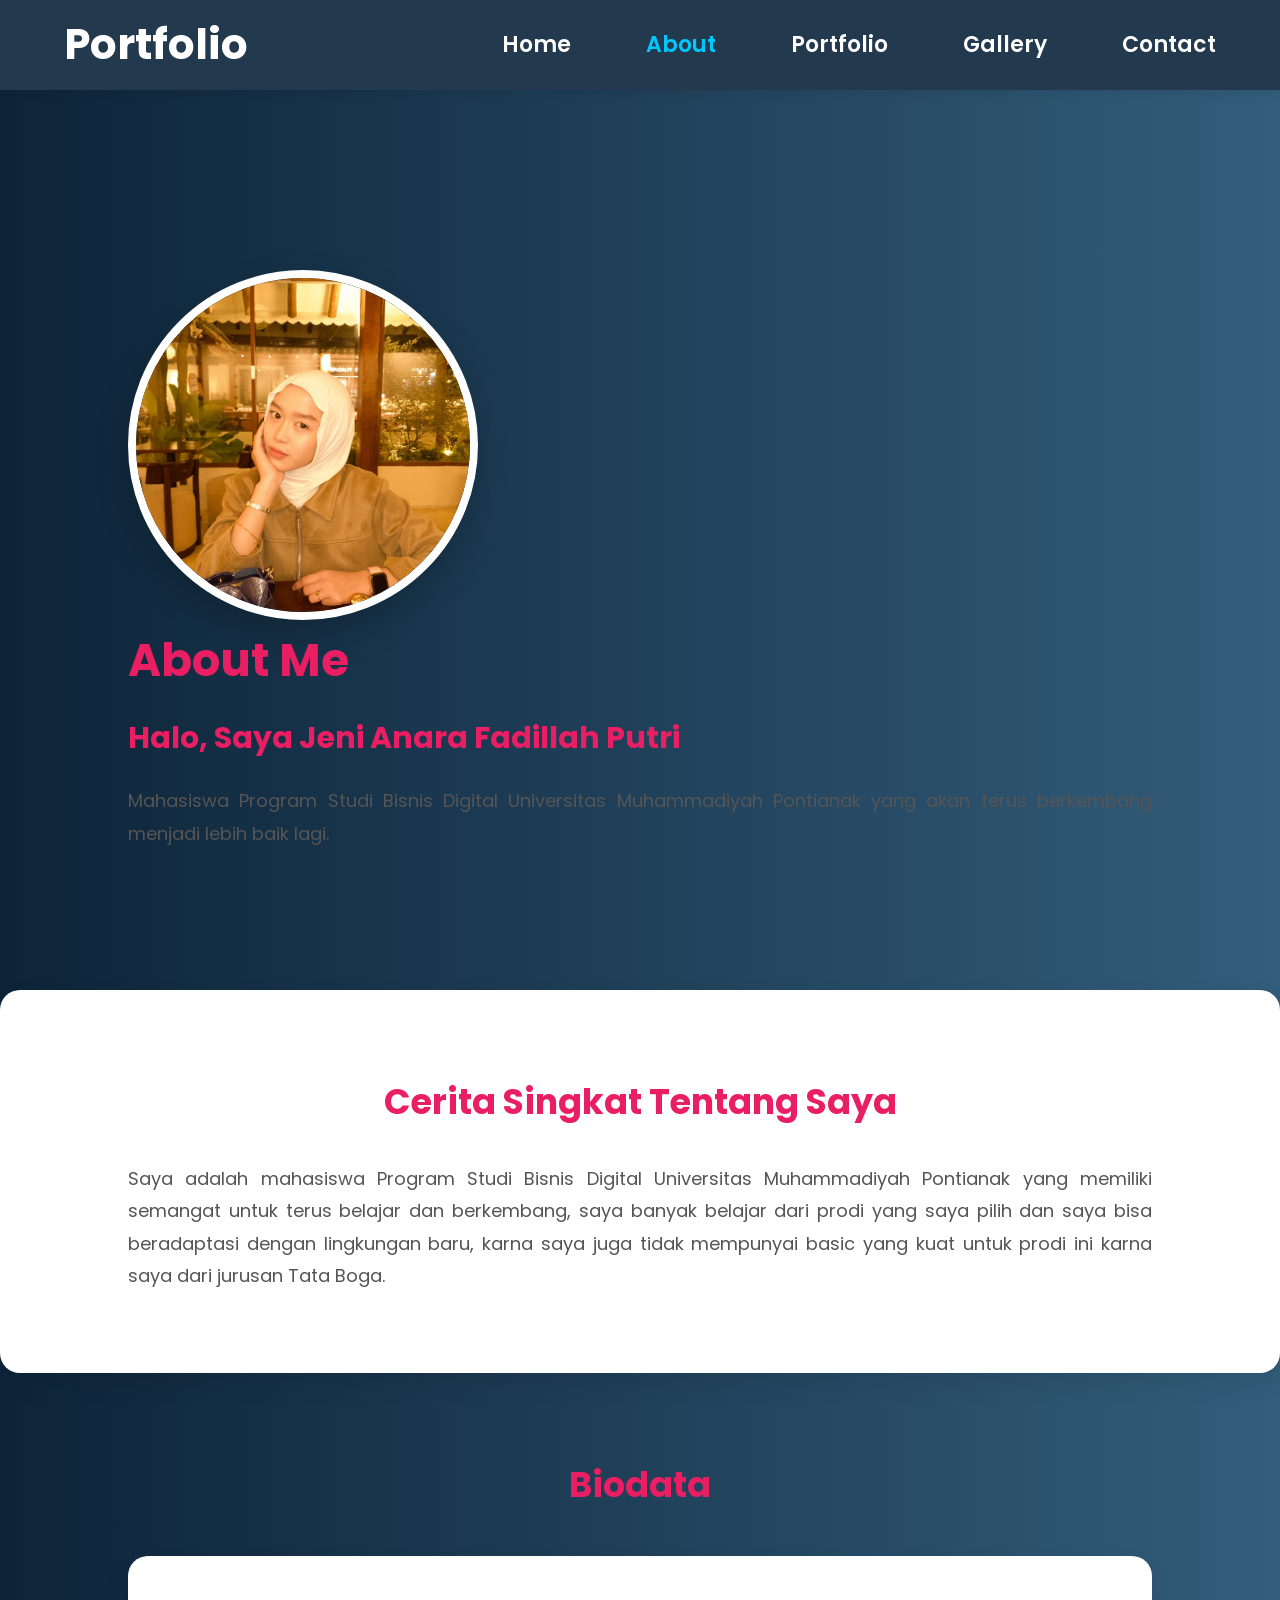
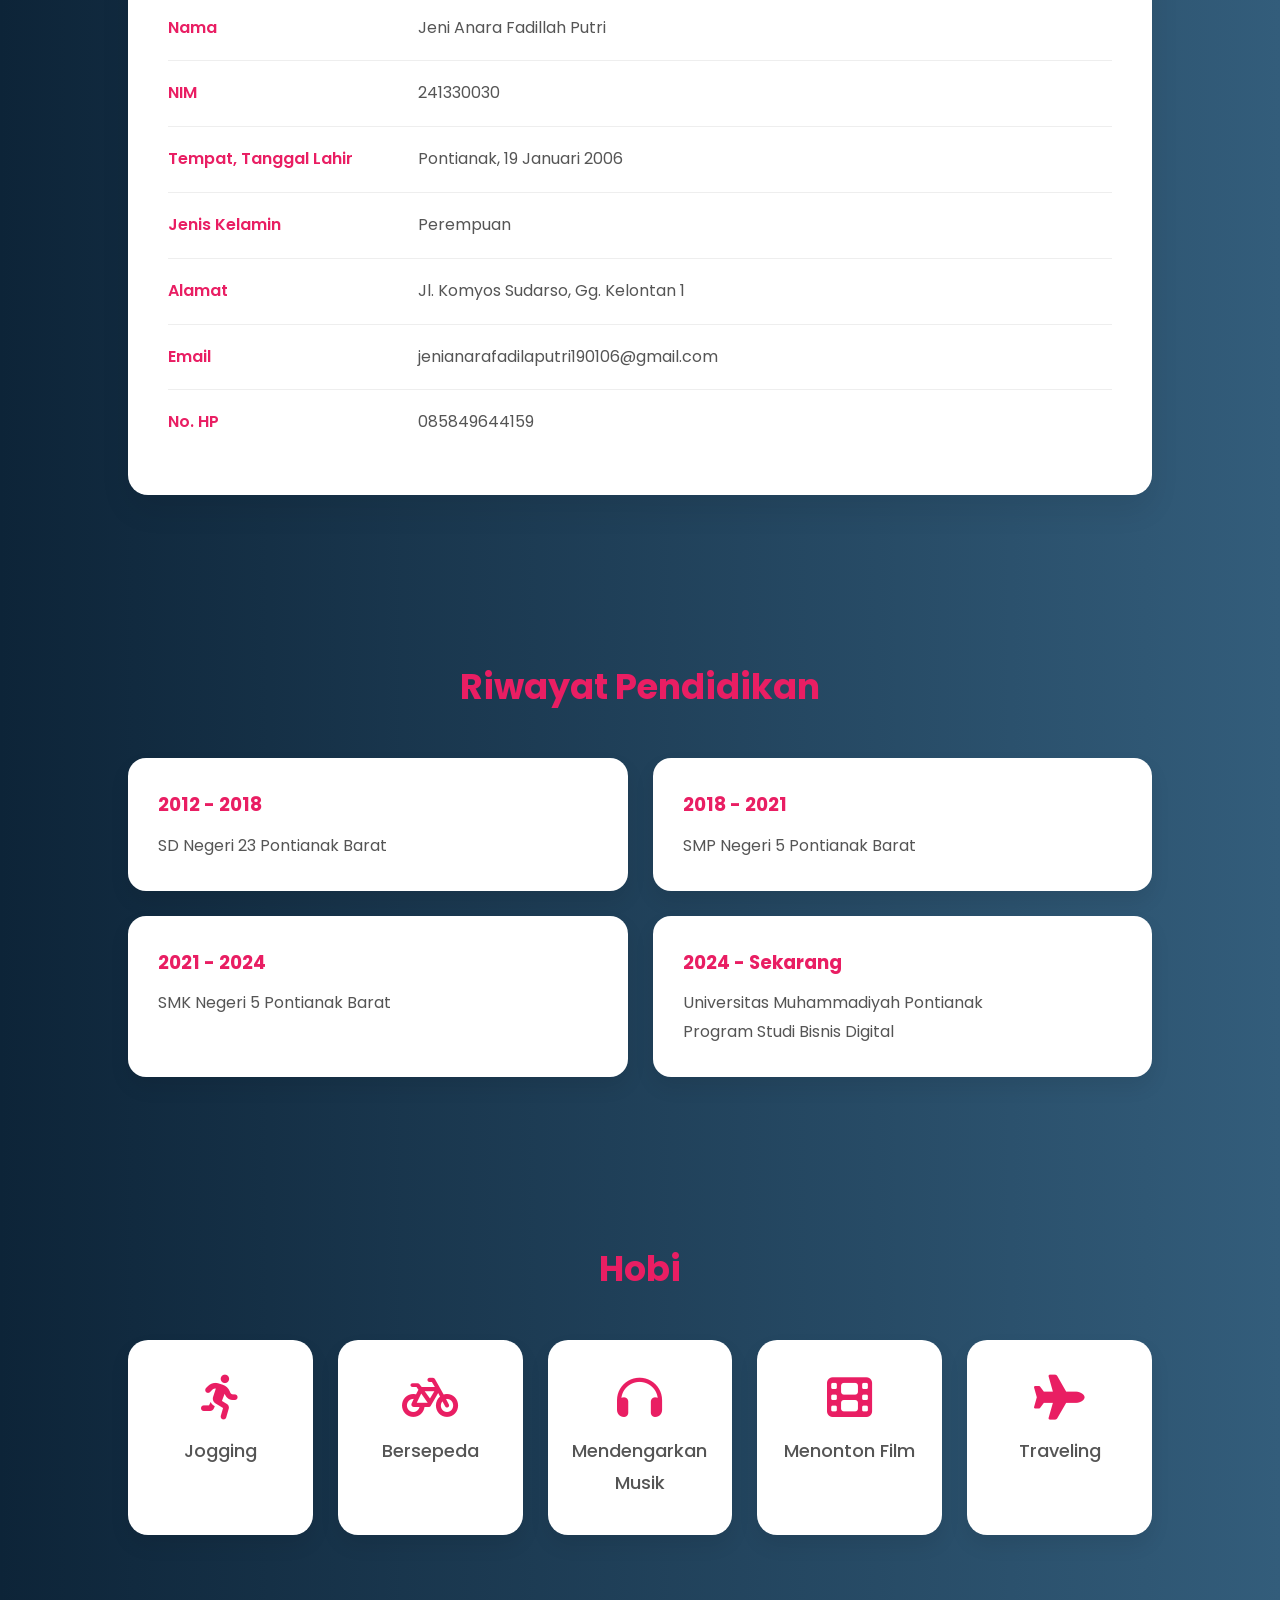
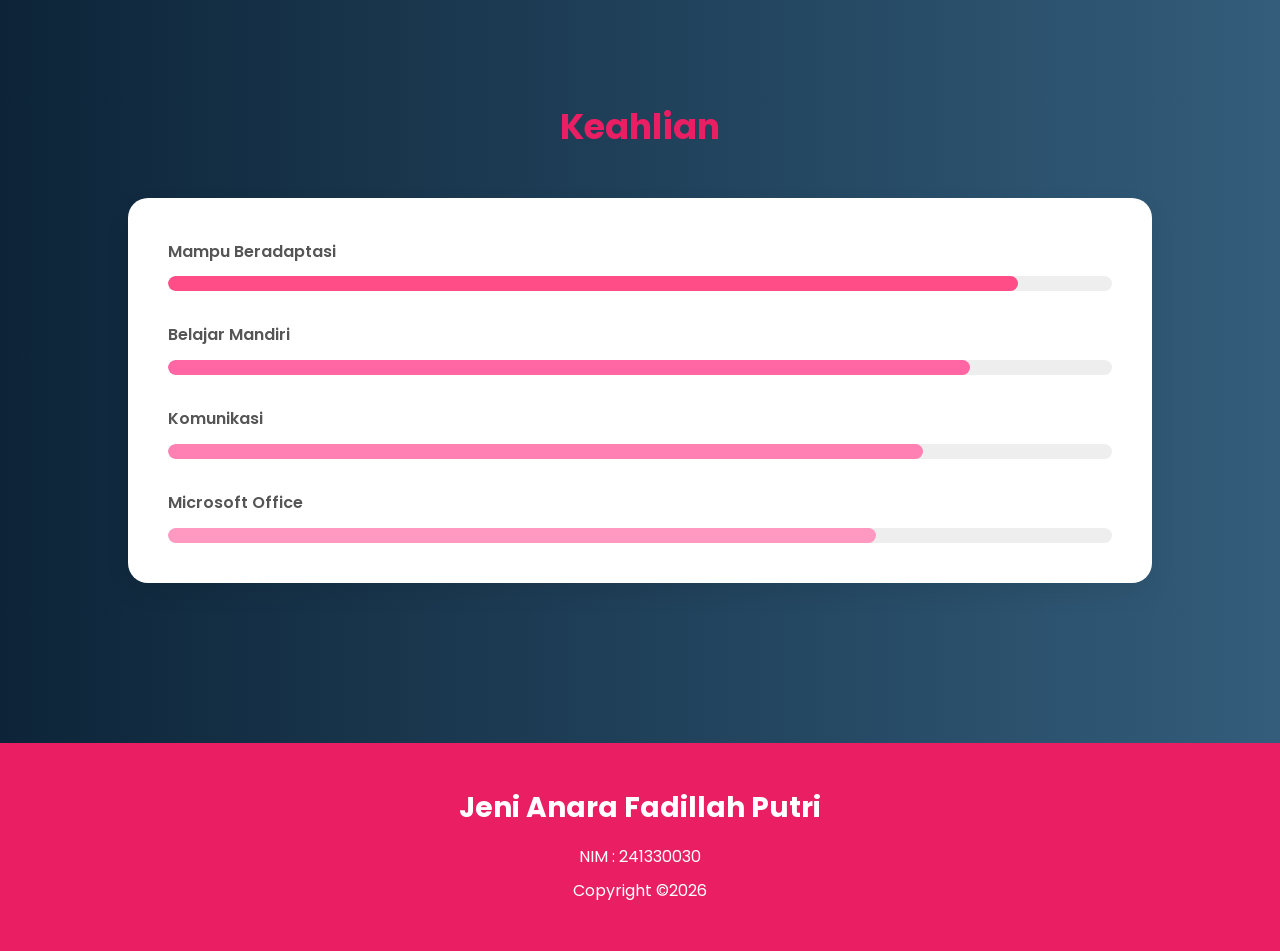
<file: portofolio/about.html>
<!DOCTYPE html>
<html lang="id">

<head>

    <meta charset="UTF-8">
    <meta name="viewport" content="width=device-width, initial-scale=1.0">

    <title>About Me | Portfolio</title>

    <link rel="stylesheet" href="style.css">

    <link href="https://fonts.googleapis.com/css2?family=Poppins:wght@300;400;500;600;700&display=swap" rel="stylesheet">

    <link rel="stylesheet"
    href="https://cdnjs.cloudflare.com/ajax/libs/font-awesome/6.5.2/css/all.min.css">

</head>

<body>

<!--================ NAVBAR ================-->

<header>

<nav class="navbar">

<div class="logo">
Portfolio
</div>

<ul>

<li><a href="index.html">Home</a></li>

<li><a href="about.html" class="active">About</a></li>

<li><a href="portfolio.html">Portfolio</a></li>

<li><a href="gallery.html">Gallery</a></li>

<li><a href="contact.html">Contact</a></li>

</ul>

</nav>

</header>

<!--================ ABOUT HERO ================-->

<section class="about-hero">

<div class="container">

<div class="about-image">
<img src="img/profil.jpeg" alt="Foto Jeni">
</div>

<div class="about-content">

<h1>About Me</h1>

<h2>Halo, Saya Jeni Anara Fadillah Putri</h2>

<p>
Mahasiswa Program Studi Bisnis Digital Universitas Muhammadiyah Pontianak
yang akan terus berkembang menjadi lebih baik lagi.
</p>

</div>

</section>

<!--================ ABOUT CONTENT ================-->

<section class="story">

<h2>Cerita Singkat Tentang Saya</h2>

<p>

Saya adalah mahasiswa Program Studi Bisnis Digital Universitas Muhammadiyah Pontianak yang memiliki semangat untuk terus belajar dan berkembang, saya banyak belajar dari prodi yang saya pilih dan saya bisa beradaptasi dengan lingkungan baru, karna saya juga tidak mempunyai basic yang kuat untuk prodi ini karna saya dari jurusan Tata Boga.

</p>

</section>

<!--================ BIODATA ================-->

<section class="biodata">

<h2>Biodata</h2>

<div class="bio-table">

<div class="bio-row">
<span>Nama</span>
<p>Jeni Anara Fadillah Putri</p>
</div>

<div class="bio-row">
<span>NIM</span>
<p>241330030</p>
</div>

<div class="bio-row">
<span>Tempat, Tanggal Lahir</span>
<p>Pontianak, 19 Januari 2006</p>
</div>

<div class="bio-row">
<span>Jenis Kelamin</span>
<p>Perempuan</p>
</div>

<div class="bio-row">
<span>Alamat</span>
<p>Jl. Komyos Sudarso, Gg. Kelontan 1</p>
</div>

<div class="bio-row">
<span>Email</span>
<p>jenianarafadilaputri190106@gmail.com</p>
</div>

<div class="bio-row">
<span>No. HP</span>
<p>085849644159</p>
</div>

</div>

</section>

<!--================ PENDIDIKAN ================-->

<section class="education">

<h2>Riwayat Pendidikan</h2>

<div class="education-list">

<div class="edu-item">
<h3>2012 - 2018</h3>
<p>SD Negeri 23 Pontianak Barat</p>
</div>

<div class="edu-item">
<h3>2018 - 2021</h3>
<p>SMP Negeri 5 Pontianak Barat</p>
</div>

<div class="edu-item">
<h3>2021 - 2024</h3>
<p>SMK Negeri 5 Pontianak Barat</p>
</div>

<div class="edu-item">
<h3>2024 - Sekarang</h3>
<p>Universitas Muhammadiyah Pontianak<br>
Program Studi Bisnis Digital</p>
</div>

</div>

</section>


<!--================ HOBI ================-->

<section class="hobby">

<h2>Hobi</h2>

<div class="hobby-container">

<div class="hobby-item">
<i class="fa-solid fa-person-running"></i>
<p>Jogging</p>
</div>

<div class="hobby-item">
<i class="fa-solid fa-bicycle"></i>
<p>Bersepeda</p>
</div>

<div class="hobby-item">
<i class="fa-solid fa-headphones"></i>
<p>Mendengarkan Musik</p>
</div>

<div class="hobby-item">
<i class="fa-solid fa-film"></i>
<p>Menonton Film</p>
</div>

<div class="hobby-item">
<i class="fa-solid fa-plane"></i>
<p>Traveling</p>
</div>

</div>

</section>

<!--================ KEAHLIAN ================-->

<section class="skills">

<h2>Keahlian</h2>

<div class="skill-box">

<div class="skill">
<p>Mampu Beradaptasi</p>
<div class="progress">
<div class="skill1"></div>
</div>
</div>

<div class="skill">
<p>Belajar Mandiri</p>
<div class="progress">
<div class="skill2"></div>
</div>
</div>

<div class="skill">
<p>Komunikasi</p>
<div class="progress">
<div class="skill3"></div>
</div>
</div>

<div class="skill">
<p>Microsoft Office</p>
<div class="progress">
<div class="skill4"></div>
</div>
</div>

</div>

</section>

<!--================ FOOTER ================-->

<footer>

<h3>Jeni Anara Fadillah Putri</h3>

<p>NIM : 241330030</p>

<p>Copyright ©2026</p>

</footer>

</body>

</html>
</file>
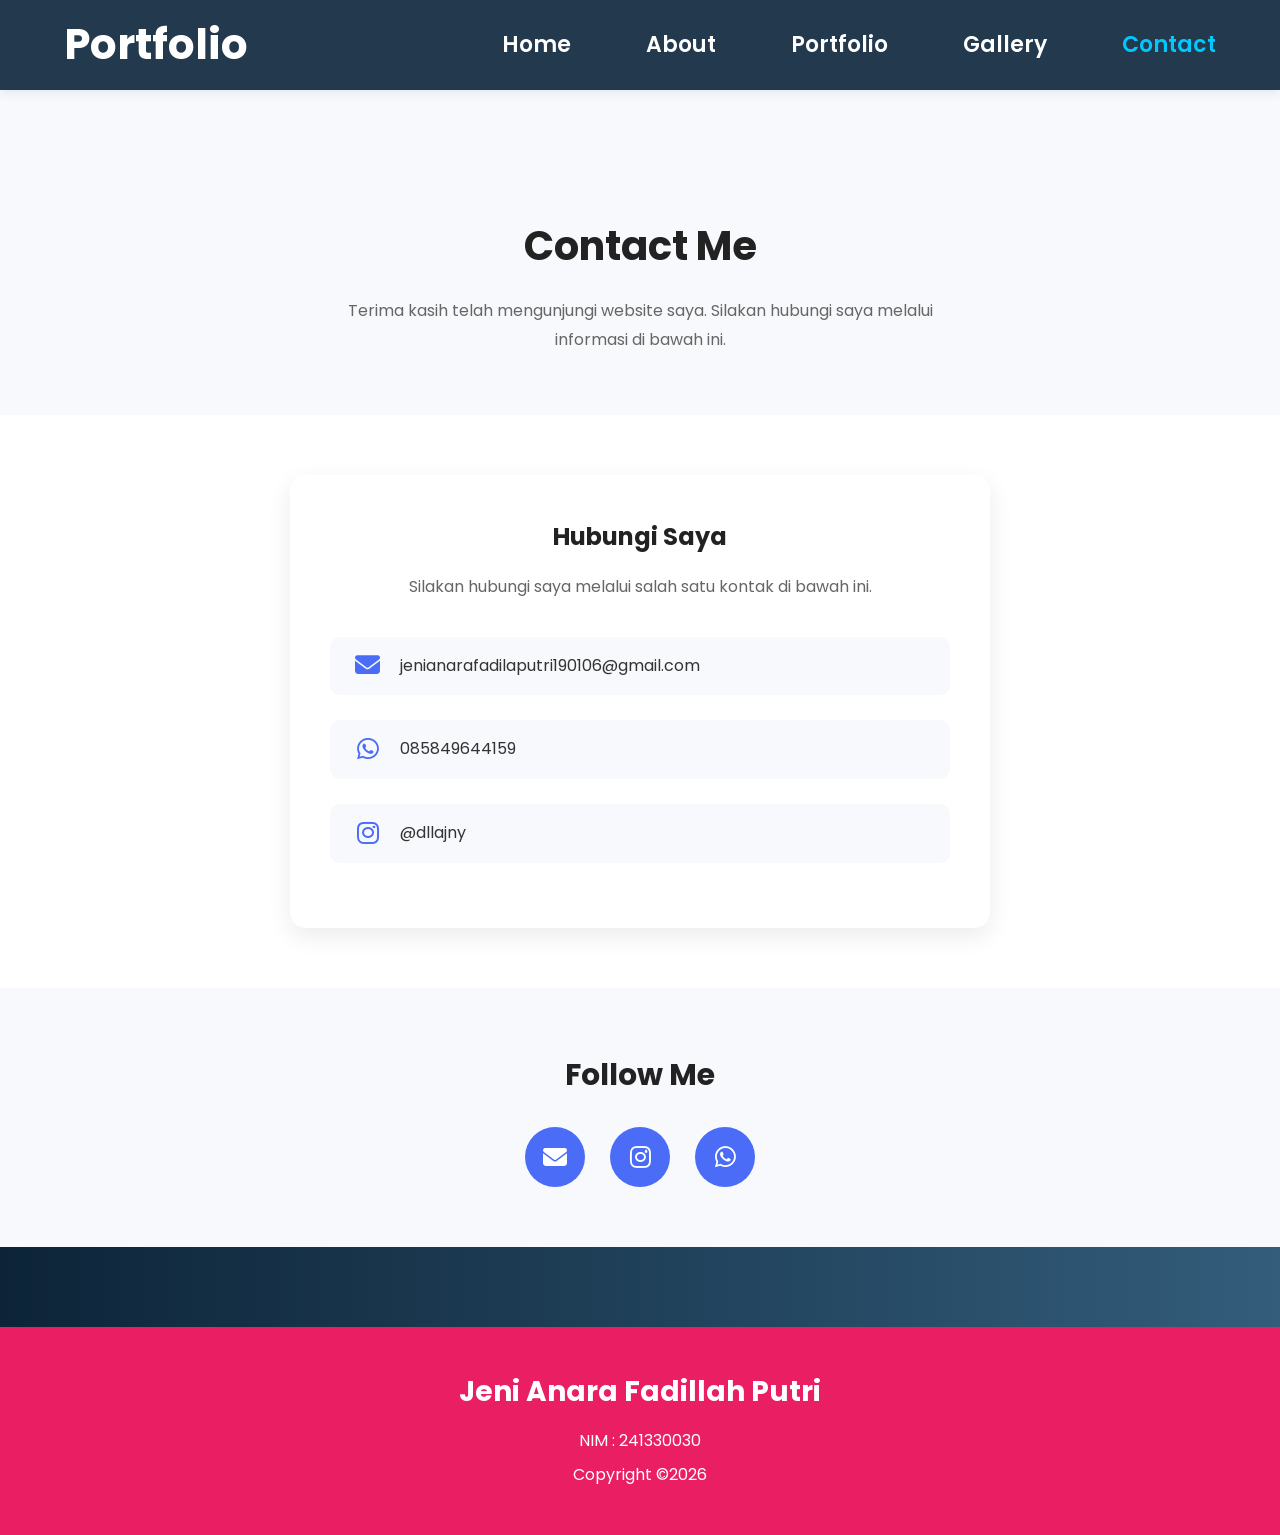
<file: portofolio/contact.html>
<!DOCTYPE html>
<html lang="id">

<head>

    <meta charset="UTF-8">
    <meta name="viewport" content="width=device-width, initial-scale=1.0">

    <title>Contact | Portfolio</title>

    <link rel="stylesheet" href="style.css">

    <link href="https://fonts.googleapis.com/css2?family=Poppins:wght@300;400;500;600;700&display=swap" rel="stylesheet">

    <link rel="stylesheet"
    href="https://cdnjs.cloudflare.com/ajax/libs/font-awesome/6.5.2/css/all.min.css">

</head>

<body>

<header>

<nav class="navbar">

<div class="logo">
Portfolio
</div>

<ul>

<li><a href="index.html">Home</a></li>

<li><a href="about.html">About</a></li>

<li><a href="portfolio.html">Portfolio</a></li>

<li><a href="gallery.html">Gallery</a></li>

<li><a href="contact.html" class="active">Contact</a></li>

</ul>

</nav>

</header>

<!-- ================= HEADER ================= -->

<section class="contact-header">

<h1>Contact Me</h1>

<p>

Terima kasih telah mengunjungi website saya.
Silakan hubungi saya melalui informasi di bawah ini.

</p>

</section>

<!-- ================= CONTACT ================= -->

<!-- ================= CONTACT ================= -->

<section class="contact-container">

    <div class="contact-info">

        <h2>Hubungi Saya</h2>

        <p>
            Silakan hubungi saya melalui salah satu kontak di bawah ini.
        </p>

        <!-- Email -->
        <div class="contact-item">
            <i class="fa-solid fa-envelope"></i>
            <a href="mailto:jenianarafadilaputri190106@gmail.com">
                jenianarafadilaputri190106@gmail.com
            </a>
        </div>

        <!-- WhatsApp -->
        <div class="contact-item">
            <i class="fa-brands fa-whatsapp"></i>
            <a href="https://wa.me/6285849644159" target="_blank">
                085849644159
            </a>
        </div>

        <!-- Instagram -->
        <div class="contact-item">
            <i class="fa-brands fa-instagram"></i>
            <a href="https://instagram.com/dllajny" target="_blank">
                @dllajny
            </a>
        </div>

    </div>

</section>

<!-- ================= SOSMED ================= -->

<section class="social">

    <h2>Follow Me</h2>

    <div class="social-icon">

        <a href="mailto:jenianarafadilaputri190106@gmail.com">
            <i class="fa-solid fa-envelope"></i>
        </a>

        <a href="https://instagram.com/dllajny" target="_blank">
            <i class="fa-brands fa-instagram"></i>
        </a>

        <a href="https://wa.me/6285849644159" target="_blank">
            <i class="fa-brands fa-whatsapp"></i>
        </a>

    </div>

</section>

<footer>

<h3>Jeni Anara Fadillah Putri</h3>

<p>NIM : 241330030</p>

<p>Copyright ©2026</p>

</footer>

</body>

</html>
</file>
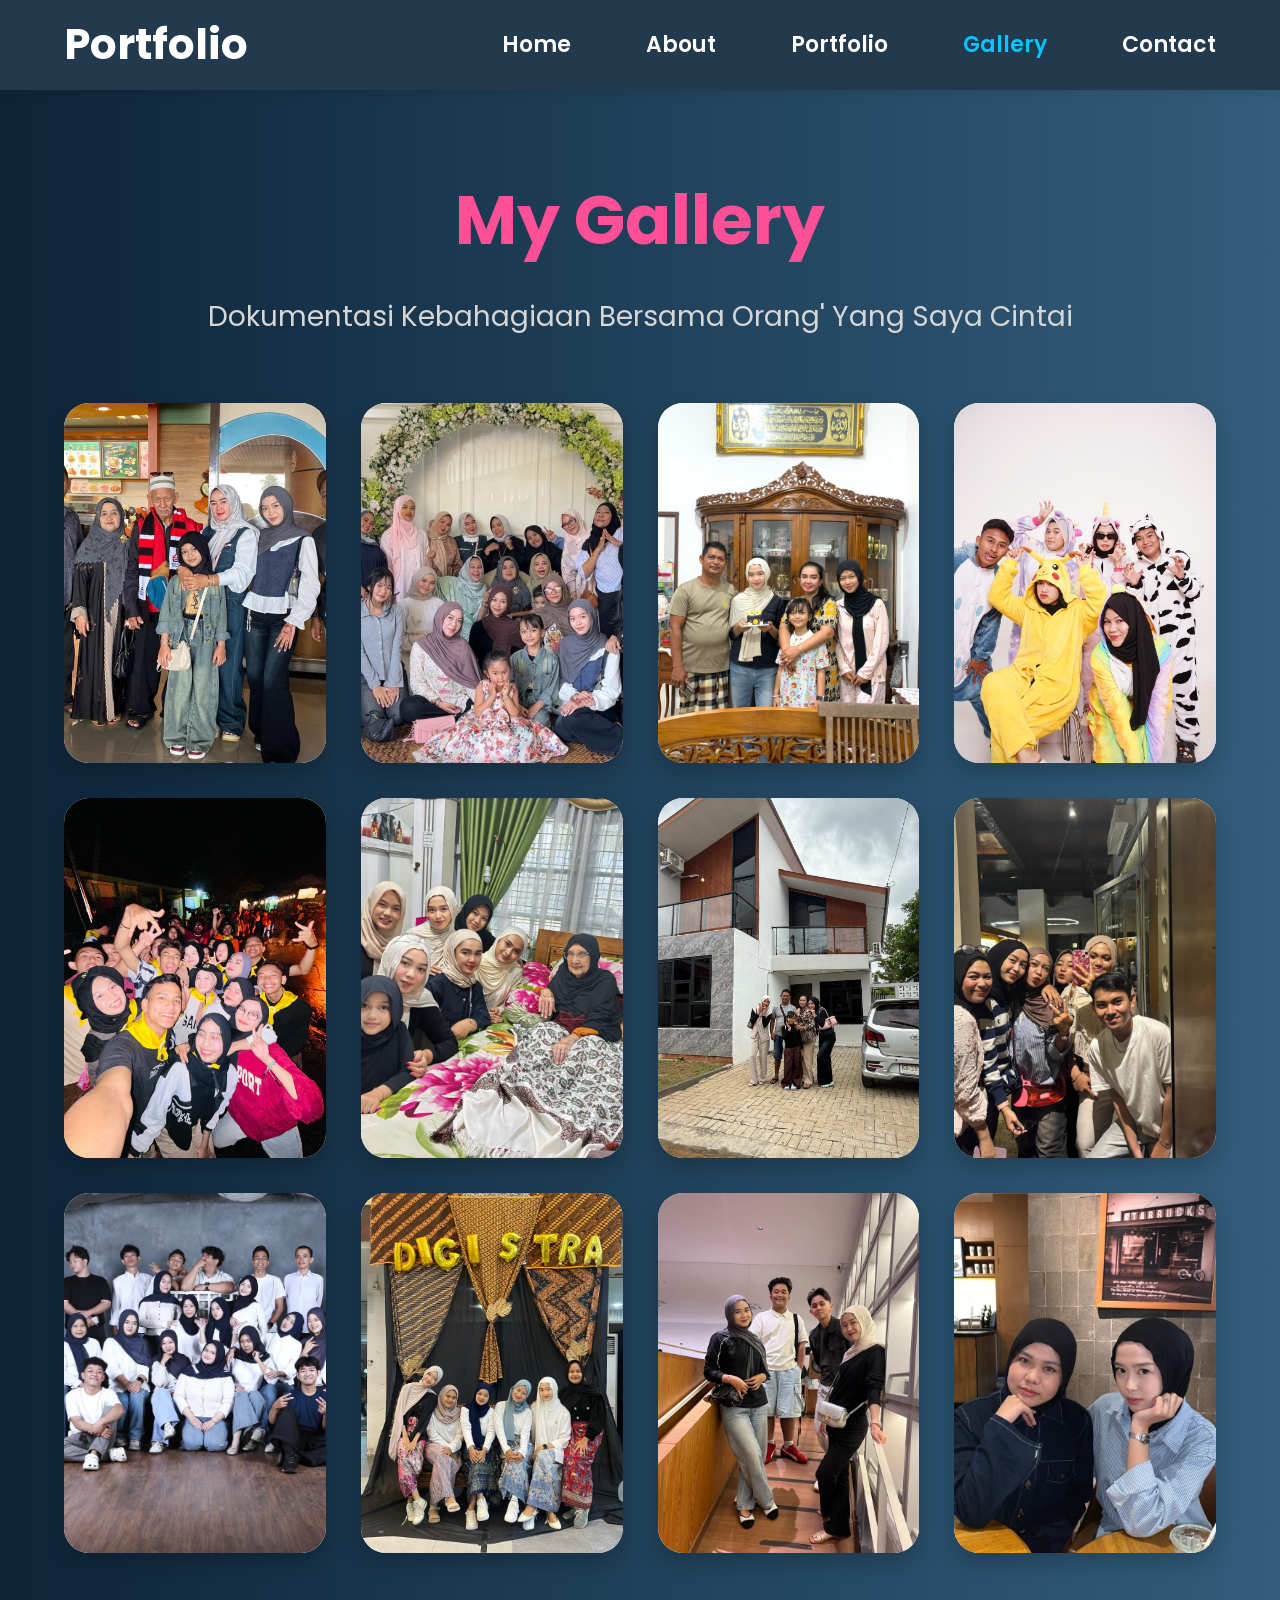
<file: portofolio/gallery.html>
<!DOCTYPE html>
<html lang="id">
<head>

<meta charset="UTF-8">
<meta name="viewport" content="width=device-width, initial-scale=1.0">

<title>Gallery | Portfolio</title>

<link rel="stylesheet" href="style.css">

<link href="https://fonts.googleapis.com/css2?family=Poppins:wght@300;400;500;600;700;800&display=swap" rel="stylesheet">

</head>

<body>

<!-- ================= NAVBAR ================= -->

<header>

<nav class="navbar">

<div class="logo">
Portfolio
</div>

<ul>

<li><a href="index.html">Home</a></li>

<li><a href="about.html">About</a></li>

<li><a href="portfolio.html">Portfolio</a></li>

<li><a class="active" href="gallery.html">Gallery</a></li>

<li><a href="contact.html">Contact</a></li>

</ul>

</nav>

</header>

<!-- ================= GALLERY ================= -->

<section class="gallery">

<h1>My Gallery</h1>

<p>Dokumentasi Kebahagiaan Bersama Orang' Yang Saya Cintai</p>

<div class="gallery-container">

    <div class="card">
        <img src="img/foto1.jpeg" alt="foto 1">
    </div>

    <div class="card">
        <img src="img/foto2.jpeg" alt="foto 2">
    </div>

    <div class="card">
        <img src="img/foto3.jpeg" alt="foto 3">
    </div>

    <div class="card">
        <img src="img/foto4.jpeg" alt="foto 4">
    </div>

    <div class="card">
        <img src="img/foto5.jpeg" alt="foto 5">
    </div>

    <div class="card">
        <img src="img/foto6.jpeg" alt="foto 6">
    </div>

    <div class="card">
        <img src="img/foto7.jpeg" alt="foto 7">
    </div>

    <div class="card">
        <img src="img/foto8.jpeg" alt="foto 8">
    </div>

    <div class="card">
        <img src="img/foto9.jpeg" alt="foto 9">
    </div>

    <div class="card">
        <img src="img/foto10.jpeg" alt="foto 10">
    </div>

    <div class="card">
        <img src="img/foto11.jpeg" alt="foto 11">
    </div>

    <div class="card">
        <img src="img/foto12.jpeg" alt="foto 12">
    </div>

</div>

</section>

</body>
</html>
</file>
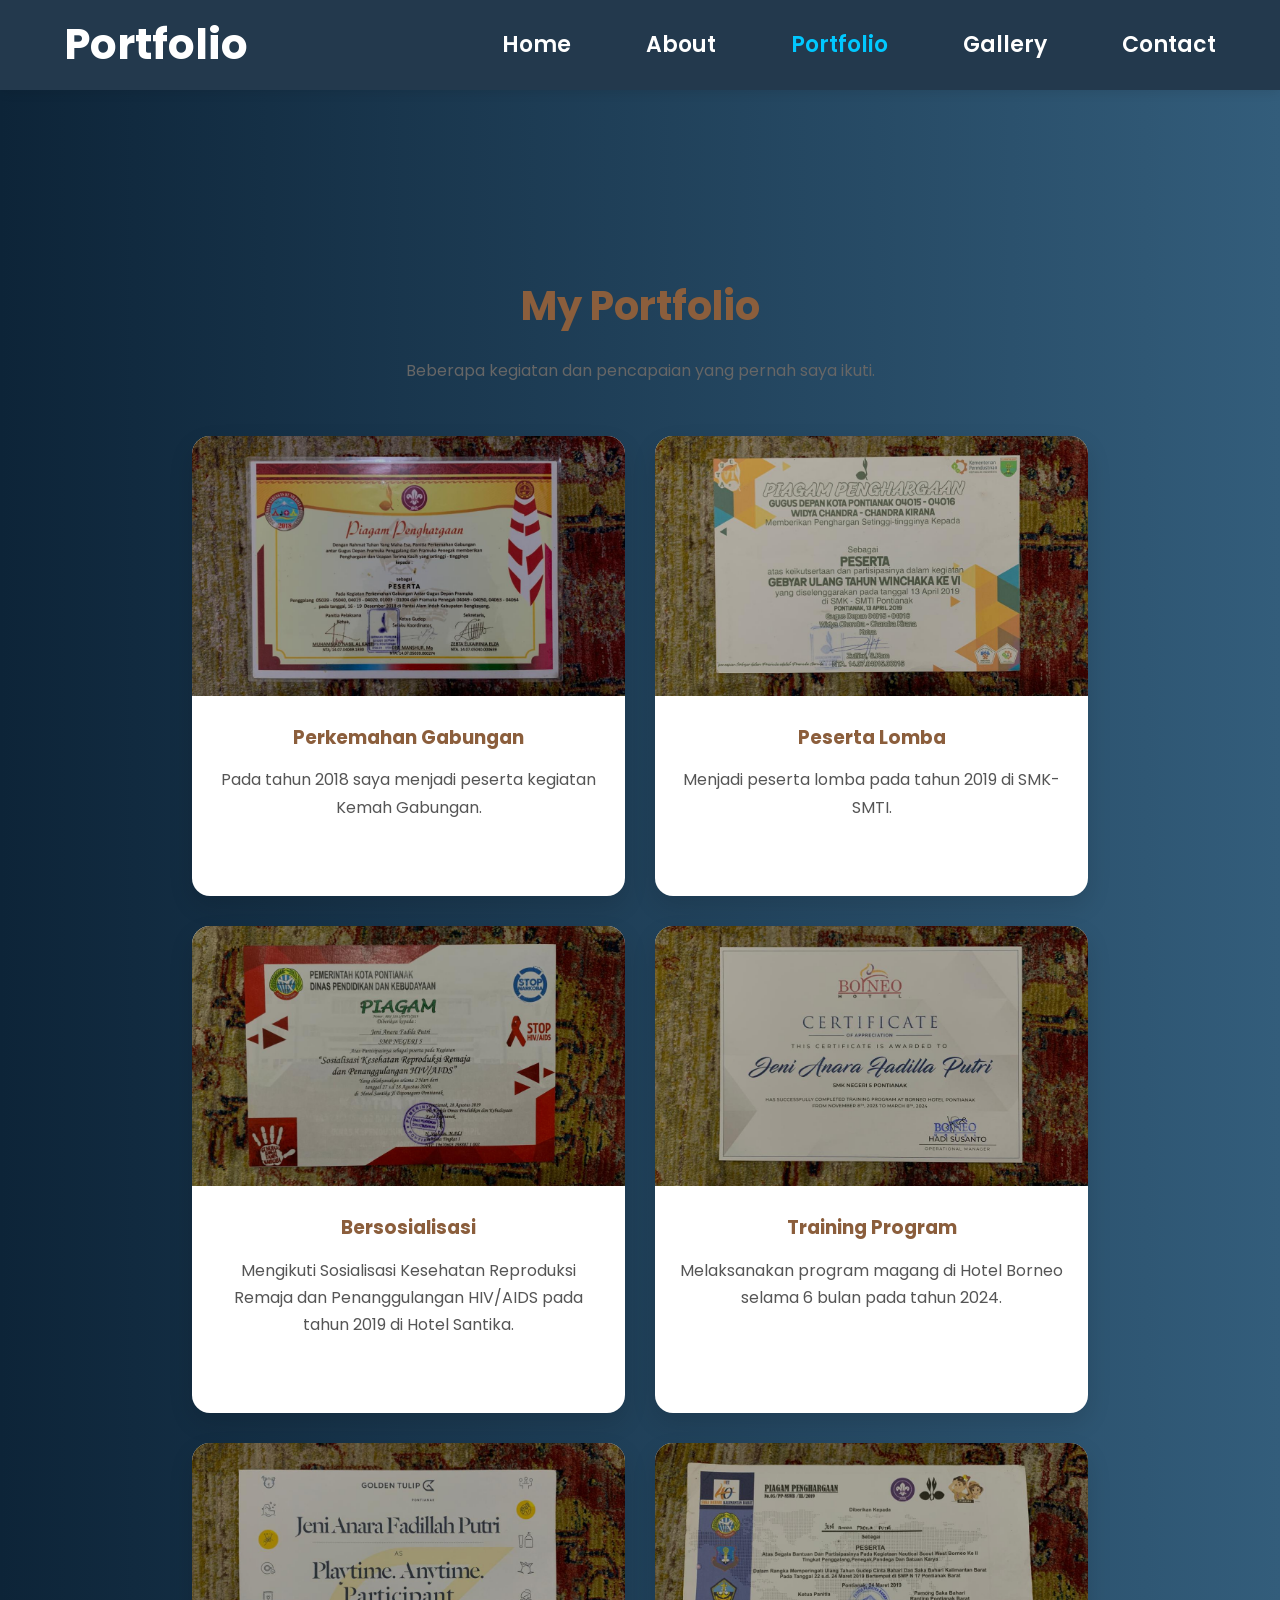
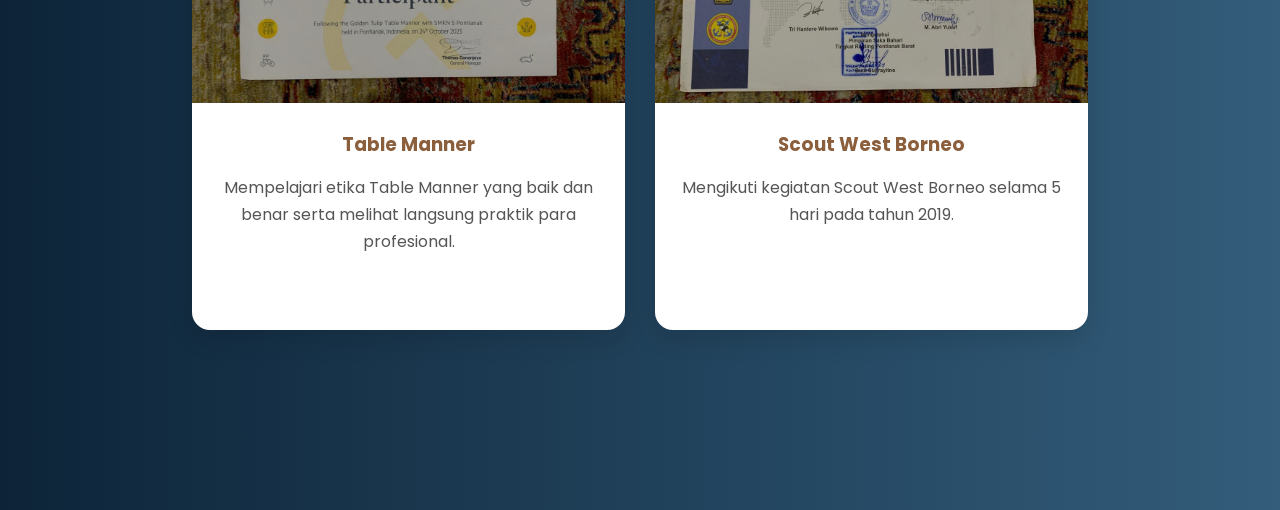
<file: portofolio/portfolio.html>
<!DOCTYPE html>
<html lang="id">

<head>

<meta charset="UTF-8">
<meta name="viewport" content="width=device-width, initial-scale=1.0">

<title>Portfolio | Jeni Anara Fadillah Putri</title>

<link rel="stylesheet" href="style.css">

<link href="https://fonts.googleapis.com/css2?family=Poppins:wght@300;400;500;600;700&display=swap" rel="stylesheet">

<link rel="stylesheet"
href="https://cdnjs.cloudflare.com/ajax/libs/font-awesome/6.5.2/css/all.min.css">

</head>

<body>

<!-- ================= NAVBAR ================= -->

<header>

<nav class="navbar">

<div class="logo">
Portfolio
</div>

<ul>

<li><a href="index.html">Home</a></li>

<li><a href="about.html">About</a></li>

<li><a href="portfolio.html" class="active">Portfolio</a></li>

<li><a href="gallery.html">Gallery</a></li>

<li><a href="contact.html">Contact</a></li>

</ul>

</nav>

</header>

<!-- ================= JUDUL ================= -->

<section class="portfolio-container">

    <h1>My Portfolio</h1>

    <p>
        Beberapa kegiatan dan pencapaian yang pernah saya ikuti.
    </p>

    <div class="portfolio-grid">

        <!-- Portfolio 1 -->
        <div class="portfolio-card">
            <img src="img/karya1.jpeg" alt="Perkemahan">

            <div class="portfolio-content">
                <h3>Perkemahan Gabungan</h3>

                <p>
                    Pada tahun 2018 saya menjadi peserta kegiatan Kemah Gabungan.
                </p>
            </div>
        </div>

        <!-- Portfolio 2 -->
        <div class="portfolio-card">
            <img src="img/karya2.jpeg" alt="Lomba">

            <div class="portfolio-content">
                <h3>Peserta Lomba</h3>

                <p>
                    Menjadi peserta lomba pada tahun 2019 di SMK-SMTI.
                </p>
            </div>
        </div>

        <!-- Portfolio 3 -->
        <div class="portfolio-card">
            <img src="img/karya3.jpeg" alt="Kesehatan">

            <div class="portfolio-content">
                <h3>Bersosialisasi</h3>

                <p>
                    Mengikuti Sosialisasi Kesehatan Reproduksi Remaja dan Penanggulangan HIV/AIDS pada tahun 2019 di Hotel Santika.
                </p>
            </div>
        </div>

        <!-- Portfolio 4 -->
        <div class="portfolio-card">
            <img src="img/karya4.jpeg" alt="Magang">

            <div class="portfolio-content">
                <h3>Training Program</h3>

                <p>
                    Melaksanakan program magang di Hotel Borneo selama 6 bulan pada tahun 2024.
                </p>
            </div>
        </div>

        <!-- Portfolio 5 -->
        <div class="portfolio-card">
            <img src="img/karya5.jpeg" alt="Table Manner">

            <div class="portfolio-content">
                <h3>Table Manner</h3>

                <p>
                    Mempelajari etika Table Manner yang baik dan benar serta melihat langsung praktik para profesional.
                </p>
            </div>
        </div>

        <!-- Portfolio 6 -->
        <div class="portfolio-card">
            <img src="img/karya6.jpeg" alt="Scout West Borneo">

            <div class="portfolio-content">
                <h3>Scout West Borneo</h3>

                <p>
                    Mengikuti kegiatan Scout West Borneo selama 5 hari pada tahun 2019.
                </p>
            </div>
        </div>

    </div>

</section>
</file>
<file: portofolio/style.css>
/* =========================
   GOOGLE FONT
========================= */

@import url('https://fonts.googleapis.com/css2?family=Poppins:wght@300;400;500;600;700&display=swap');

/* =========================
   RESET
========================= */

*{
    margin:0;
    padding:0;
    box-sizing:border-box;
    font-family:'Poppins',sans-serif;
    scroll-behavior:smooth;
}

body{
    background:#fff7fb;
    color:#333;
}

/* =========================
   NAVBAR
========================= */

header{
    width:100%;
    position:fixed;
    top:0;
    left:0;
    background:#ffffff;
    box-shadow:0 5px 15px rgba(0,0,0,.08);
    z-index:1000;
}

.navbar{
    width:90%;
    margin:auto;
    height:80px;
    display:flex;
    justify-content:space-between;
    align-items:center;
}

.logo{
    font-size:30px;
    font-weight:700;
    color:#ff4f9a;
}

.nav-links{
    display:flex;
    list-style:none;
    gap:35px;
}

.nav-links a{
    text-decoration:none;
    color:#333;
    font-weight:500;
    transition:.3s;
}

.nav-links a:hover{
    color:#ff4f9a;
}

/* =========================
   HERO
========================= */

.hero{
    min-height:100vh;
    background:linear-gradient(135deg,#ffd6ea,#ffffff);
    display:flex;
    justify-content:center;
    align-items:center;
    padding:100px 10%;
}

.hero-container{
    display:flex;
    align-items:center;
    justify-content:space-between;
    gap:80px;
    max-width:1200px;
    width:100%;
}

/* FOTO */

.hero-image{
    flex:1;
    text-align:center;
}

.hero-image img{
    width:350px;
    height:350px;
    object-fit:cover;
    border-radius:50%;
    border:8px solid white;
    box-shadow:0 15px 35px rgba(0,0,0,.15);
    transition:.4s;
}

.hero-image img:hover{
    transform:scale(1.05);
}

/* TULISAN */

.hero-text{
    flex:1;
}

.hero-text h3{
    font-size:26px;
    color:#ff4f9a;
}

.hero-text h1{
    font-size:55px;
    margin:15px 0;
    color:#222;
}

.hero-text h2{
    color:#666;
    font-size:28px;
    margin-bottom:20px;
}

.motto{
    color:#777;
    font-size:18px;
    line-height:1.8;
    margin-bottom:35px;
}

/* BUTTON */

.hero-button{
    display:flex;
    gap:20px;
}

.btn{
    text-decoration:none;
    background:#ff4f9a;
    color:white;
    padding:14px 30px;
    border-radius:30px;
    transition:.3s;
    font-weight:600;
}

.btn:hover{
    background:#ff2d83;
    transform:translateY(-4px);
}

.btn-outline{
    background:white;
    color:#ff4f9a;
    border:2px solid #ff4f9a;
}

.btn-outline:hover{
    background:#ff4f9a;
    color:white;
}

/* =========================
   FOOTER
========================= */

footer{
    background:#ff4f9a;
    color:white;
    text-align:center;
    padding:30px 20px;
}

footer h3{
    margin-bottom:10px;
    font-size:24px;
}

footer p{
    margin:6px 0;
}

/* =========================
   RESPONSIVE
========================= */

@media(max-width:768px){

    .navbar{
        flex-direction:column;
        height:auto;
        padding:20px;
    }

    .nav-links{
        margin-top:15px;
        flex-wrap:wrap;
        justify-content:center;
        gap:15px;
    }

    .hero-container{
        flex-direction:column;
        text-align:center;
    }

    .hero-image img{
        width:250px;
        height:250px;
    }

    .hero-text h1{
        font-size:38px;
    }

    .hero-text h2{
        font-size:22px;
    }

    .hero-button{
        justify-content:center;
        flex-wrap:wrap;
    }
}

/* ===========================
   GOOGLE FONT & RESET
=========================== */

*{
    margin:0;
    padding:0;
    box-sizing:border-box;
    scroll-behavior:smooth;
}

body{
    font-family:'Poppins',sans-serif;
    background:linear-gradient(135deg,#ffe6f2,#ffd6eb,#ffc0cb);
    color:#333;
    line-height:1.8;
}

img{
    width:100%;
    display:block;
}

a{
    text-decoration:none;
}

ul{
    list-style:none;
}

section{
    padding:80px 10%;
}

h1,h2,h3{
    color:#e91e63;
}

p{
    color:#555;
}
/* ===========================
        NAVBAR
=========================== */

header{
    width:100%;
    position:fixed;
    top:0;
    left:0;
    background:#fff;
    box-shadow:0 3px 10px rgba(0,0,0,.08);
    z-index:1000;
}

.navbar{
    width:90%;
    margin:auto;
    display:flex;
    justify-content:space-between;
    align-items:center;
    padding:18px 0;
}

.logo{
    font-size:30px;
    font-weight:700;
    color:#e91e63;
}

.navbar ul{
    display:flex;
    gap:35px;
}

.navbar ul li a{
    color:#444;
    font-weight:500;
    transition:.3s;
}

.navbar ul li a:hover,
.navbar ul li a.active{
    color:#e91e63;
}

/* ===========================
        ABOUT HERO
=========================== */

.about-hero{
    display:flex;
    align-items:center;
    justify-content:space-between;
    gap:60px;
    min-height:100vh;
    padding-top:120px;
}

.about-image{
    flex:1;
    text-align:center;
}

.about-image img{
    width:350px;
    height:350px;
    object-fit:cover;
    border-radius:50%;
    border:8px solid white;
    box-shadow:0 15px 35px rgba(0,0,0,.2);
}

.about-content{
    flex:1;
}

.about-content h1{
    font-size:45px;
    margin-bottom:10px;
}

.about-content h2{
    font-size:30px;
    margin-bottom:20px;
}

.about-content p{
    text-align:justify;
    font-size:18px;
}

/* ===========================
        STORY
=========================== */

.story{
    background:white;
    border-radius:20px;
    box-shadow:0 10px 25px rgba(0,0,0,.08);
}

.story h2{
    text-align:center;
    margin-bottom:30px;
    font-size:35px;
}

.story p{
    text-align:justify;
    font-size:18px;
}

/* ===========================
        BIODATA
=========================== */

.biodata h2{
    text-align:center;
    margin-bottom:40px;
    font-size:35px;
}

.bio-table{
    background:white;
    border-radius:20px;
    padding:40px;
    box-shadow:0 15px 30px rgba(0,0,0,.08);
}

.bio-row{
    display:flex;
    justify-content:space-between;
    align-items:center;
    padding:18px 0;
    border-bottom:1px solid #eee;
}

.bio-row:last-child{
    border-bottom:none;
}

.bio-row span{
    font-weight:600;
    color:#e91e63;
    width:250px;
}

.bio-row p{
    flex:1;
}

/* ===========================
      EDUCATION
=========================== */

.education h2{
    text-align:center;
    margin-bottom:40px;
    font-size:35px;
}

.education-list{
    display:grid;
    grid-template-columns:repeat(2,1fr);
    gap:25px;
}

.edu-item{
    background:white;
    border-radius:18px;
    padding:30px;
    box-shadow:0 10px 20px rgba(0,0,0,.08);
    transition:.4s;
}

.edu-item:hover{
    transform:translateY(-8px);
}

.edu-item h3{
    margin-bottom:10px;
}

/* ===========================
            HOBBY
=========================== */

.hobby{
    padding:80px 10%;
}

.hobby h2{
    text-align:center;
    font-size:35px;
    margin-bottom:40px;
    color:#e91e63;
}

.hobby-container{
    display:grid;
    grid-template-columns:repeat(auto-fit,minmax(180px,1fr));
    gap:25px;
}

.hobby-item{
    background:#fff;
    border-radius:20px;
    padding:35px 20px;
    text-align:center;
    box-shadow:0 10px 20px rgba(0,0,0,.08);
    transition:0.4s;
}

.hobby-item:hover{
    transform:translateY(-10px);
    background:#e91e63;
    color:#fff;
}

.hobby-item i{
    font-size:45px;
    color:#e91e63;
    margin-bottom:15px;
    transition:0.4s;
}

.hobby-item:hover i{
    color:#fff;
}

.hobby-item p{
    font-size:18px;
    font-weight:500;
    transition:0.4s;
}

.hobby-item:hover p{
    color:#fff;
}

/* ===========================
            SKILLS
=========================== */

.skills{
    padding:80px 10%;
}

.skills h2{
    text-align:center;
    font-size:35px;
    color:#e91e63;
    margin-bottom:40px;
}

.skill-box{
    background:#fff;
    padding:40px;
    border-radius:20px;
    box-shadow:0 10px 25px rgba(0,0,0,.08);
}

.skill{
    margin-bottom:30px;
}

.skill:last-child{
    margin-bottom:0;
}

.skill p{
    font-weight:600;
    margin-bottom:10px;
}

.progress{
    width:100%;
    height:15px;
    background:#eee;
    border-radius:50px;
    overflow:hidden;
}

.progress div{
    height:100%;
    border-radius:50px;
}

.skill1{
    width:90%;
    background:#ff4d88;
}

.skill2{
    width:85%;
    background:#ff66a3;
}

.skill3{
    width:80%;
    background:#ff80b3;
}

.skill4{
    width:75%;
    background:#ff99c2;
}

/* ===========================
            FOOTER
=========================== */

footer{
    background:#e91e63;
    color:#fff;
    text-align:center;
    padding:40px 20px;
    margin-top:80px;
}

footer h3{
    color:#fff;
    margin-bottom:10px;
    font-size:28px;
}

footer p{
    color:#fff;
    margin:5px 0;
    font-size:16px;
}

/* ===========================
         ANIMATION
=========================== */

@keyframes fadeUp{
    from{
        opacity:0;
        transform:translateY(40px);
    }
    to{
        opacity:1;
        transform:translateY(0);
    }
}

@keyframes zoomIn{
    from{
        opacity:0;
        transform:scale(0.8);
    }
    to{
        opacity:1;
        transform:scale(1);
    }
}

.about-image img{
    animation:zoomIn 1.2s ease;
}

.about-content{
    animation:fadeUp 1s ease;
}

.story{
    animation:fadeUp 1s ease;
}

.biodata{
    animation:fadeUp 1.1s ease;
}

.education{
    animation:fadeUp 1.2s ease;
}

.hobby{
    animation:fadeUp 1.3s ease;
}

.skills{
    animation:fadeUp 1.4s ease;
}

footer{
    animation:fadeUp 1.5s ease;
}

/* Hover Card */

.bio-table:hover,
.edu-item:hover,
.skill-box:hover,
.story:hover{
    transform:translateY(-8px);
    transition:.4s;
    box-shadow:0 20px 40px rgba(0,0,0,.12);
}

.about-image img:hover{
    transform:scale(1.05);
    transition:.5s;
}

/* ===========================
        RESPONSIVE
=========================== */

@media(max-width:992px){

    .navbar{
        flex-direction:column;
        gap:15px;
    }

    .navbar ul{
        gap:20px;
        flex-wrap:wrap;
        justify-content:center;
    }

    .about-hero{
        flex-direction:column;
        text-align:center;
    }

    .about-image img{
        width:280px;
        height:280px;
    }

    .about-content h1{
        font-size:38px;
    }

    .about-content h2{
        font-size:26px;
    }

    .education-list{
        grid-template-columns:1fr;
    }

    .bio-row{
        flex-direction:column;
        align-items:flex-start;
        gap:8px;
    }

    .bio-row span{
        width:100%;
    }

}

@media(max-width:768px){

    section{
        padding:60px 8%;
    }

    .logo{
        font-size:24px;
    }

    .navbar ul{
        gap:15px;
    }

    .navbar ul li a{
        font-size:15px;
    }

    .about-content h1{
        font-size:32px;
    }

    .about-content h2{
        font-size:22px;
    }

    .about-content p{
        font-size:16px;
    }

    .story h2,
    .biodata h2,
    .education h2,
    .hobby h2,
    .skills h2{
        font-size:28px;
    }

    .bio-table{
        padding:25px;
    }

    .skill-box{
        padding:25px;
    }

    footer h3{
        font-size:22px;
    }

}

@media(max-width:480px){

    .about-image img{
        width:220px;
        height:220px;
    }

    .hobby-container{
        grid-template-columns:1fr;
    }

    .education-list{
        grid-template-columns:1fr;
    }

    .about-content h1{
        font-size:28px;
    }

    .about-content h2{
        font-size:20px;
    }

    .about-content p{
        font-size:15px;
    }

    footer{
        padding:30px 15px;
    }

}

.portfolio-container{
    width:90%;
    max-width:1200px;
    margin:100px auto;
    text-align:center;
}

.portfolio-container h1{
    font-size:40px;
    color:#8B5E3C;
    margin-bottom:15px;
}

.portfolio-container p{
    color:#666;
    margin-bottom:50px;
}

.portfolio-grid{
    display:grid;
    grid-template-columns:repeat(auto-fit,minmax(320px,1fr));
    gap:30px;
}

.portfolio-card{
    background:#fff;
    border-radius:18px;
    overflow:hidden;
    box-shadow:0 10px 25px rgba(0,0,0,.12);
    transition:.3s;
}

.portfolio-card:hover{
    transform:translateY(-8px);
}

.portfolio-card img{
    width:100%;
    height:260px;
    object-fit:cover;
}

.portfolio-content{
    padding:25px;
}

.portfolio-content h3{
    color:#8B5E3C;
    margin-bottom:12px;
}

.portfolio-content p{
    color:#555;
    line-height:1.7;
}

/* ==========================
   RESET
========================== */

*{
    margin:0;
    padding:0;
    box-sizing:border-box;
    font-family:'Poppins',sans-serif;
}

html{
    scroll-behavior:smooth;
}

body{
    background:linear-gradient(to right,#0d2438,#335d7b);
    min-height:100vh;
}

/* ==========================
   NAVBAR
========================== */

header{
    width:100%;
    background:#23394d;
    position:sticky;
    top:0;
    z-index:1000;
}

.navbar{
    width:90%;
    height:90px;
    margin:auto;
    display:flex;
    justify-content:space-between;
    align-items:center;
}

.logo{
    font-size:42px;
    font-weight:700;
    color:white;
}

.navbar ul{
    display:flex;
    list-style:none;
}

.navbar ul li{
    margin-left:40px;
}

.navbar ul li a{
    text-decoration:none;
    color:white;
    font-size:22px;
    font-weight:600;
    transition:.3s;
}

.navbar ul li a:hover{
    color:#00c8ff;
}

.navbar ul li a.active{
    color:#00c8ff;
}

/* ==========================
   GALLERY SECTION
========================== */

.gallery{
    width:90%;
    margin:auto;
    padding:70px 0;
    text-align:center;
}

.gallery h1{
    font-size:68px;
    color:#ff4f96;
    margin-bottom:10px;
    font-weight:700;
}

.gallery p{
    font-size:28px;
    color:#d6d6d6;
    margin-bottom:60px;
}

/* ==========================
   GRID GALLERY
========================== */

.gallery-container{
    display:grid;
    grid-template-columns:repeat(4,1fr);
    gap:35px;
}

/* ==========================
   CARD
========================== */

.card{
    background:#fff;
    border-radius:25px;
    overflow:hidden;
    height:360px;
    box-shadow:0 10px 20px rgba(0,0,0,.2);
    transition:.3s;
}

.card img{
    width:100%;
    height:100%;
    object-fit:cover;
    transition:.5s;
}

.card:hover{
    transform:translateY(-10px);
    box-shadow:0 15px 30px rgba(0,0,0,.4);
}

.card:hover img{
    transform:scale(1.08);
}

/* ==========================
   TABLET
========================== */

@media(max-width:1024px){

.gallery-container{

    display: grid;

    grid-template-columns:repeat(4,1fr);

    gap: 35px;

    margin-top: 50px;
}

}

/* ==========================
   MOBILE
========================== */

@media(max-width:768px){

.navbar{

flex-direction:column;
height:auto;
padding:20px 0;

}

.logo{

margin-bottom:20px;
font-size:34px;

}

.navbar ul{

flex-wrap:wrap;
justify-content:center;

}

.navbar ul li{

margin:10px 15px;

}

.navbar ul li a{

font-size:18px;

}

.gallery h1{

font-size:50px;

}

.gallery p{

font-size:20px;

}

.gallery-container{

grid-template-columns:1fr;

}

.card{

height:320px;

}

}

/* ===========================
   CONTACT HEADER
=========================== */

.contact-header {
    text-align: center;
    padding: 120px 10% 60px;
    background: #f8f9fc;
}

.contact-header h1 {
    font-size: 40px;
    color: #222;
    margin-bottom: 15px;
}

.contact-header p {
    max-width: 650px;
    margin: auto;
    color: #666;
    line-height: 1.8;
    font-size: 16px;
}

/* ===========================
   CONTACT CONTAINER
=========================== */

.contact-container {
    display: flex;
    justify-content: center;
    padding: 60px 10%;
    background: #ffffff;
}

.contact-info {
    width: 100%;
    max-width: 700px;
    background: #fff;
    padding: 40px;
    border-radius: 15px;
    box-shadow: 0 8px 25px rgba(0,0,0,0.08);
}

.contact-info h2 {
    text-align: center;
    color: #222;
    margin-bottom: 15px;
}

.contact-info p {
    text-align: center;
    color: #666;
    margin-bottom: 35px;
}

/* ===========================
   CONTACT ITEM
=========================== */

.contact-item {
    display: flex;
    align-items: center;
    gap: 15px;
    margin-bottom: 25px;
    padding: 15px 20px;
    border-radius: 10px;
    background: #f8f9fc;
    transition: .3s;
}

.contact-item:hover {
    transform: translateY(-5px);
    background: #eef4ff;
}

.contact-item i {
    font-size: 25px;
    color: #4a6cf7;
    width: 35px;
    text-align: center;
}

.contact-item a {
    text-decoration: none;
    color: #333;
    font-size: 16px;
    transition: .3s;
    word-break: break-word;
}

.contact-item a:hover {
    color: #4a6cf7;
}

/* ===========================
   SOCIAL
=========================== */

.social {
    text-align: center;
    padding: 60px 10%;
    background: #f8f9fc;
}

.social h2 {
    font-size: 30px;
    margin-bottom: 25px;
    color: #222;
}

.social-icon {
    display: flex;
    justify-content: center;
    gap: 25px;
}

.social-icon a {
    width: 60px;
    height: 60px;
    background: #4a6cf7;
    color: white;
    border-radius: 50%;
    display: flex;
    justify-content: center;
    align-items: center;
    font-size: 24px;
    transition: .3s;
    text-decoration: none;
}

.social-icon a:hover {
    transform: scale(1.1);
    background: #2748d8;
}

/* ===========================
   RESPONSIVE
=========================== */

@media (max-width:768px){

.contact-header h1{
    font-size:32px;
}

.contact-info{
    padding:25px;
}

.contact-item{
    flex-direction:column;
    text-align:center;
}

.contact-item i{
    margin-bottom:8px;
}

.social-icon{
    gap:15px;
}

.social-icon a{
    width:50px;
    height:50px;
    font-size:20px;
}

}
</file>
